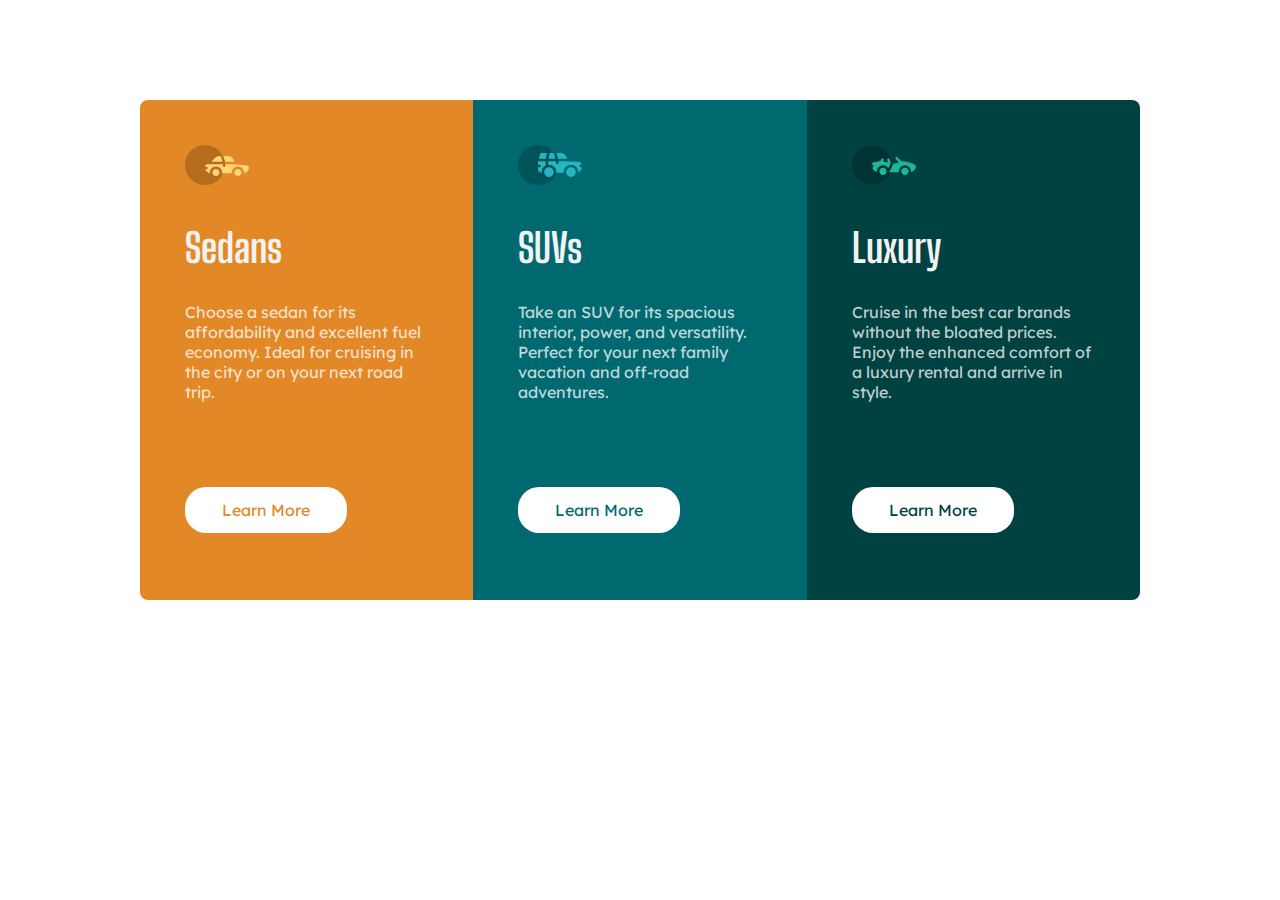
<file: index.html>
<!DOCTYPE html>
<html lang="en">
<head>
    <meta charset="UTF-8">
    <meta http-equiv="X-UA-Compatible" content="IE=edge">
    <meta name="viewport" content="width=device-width, initial-scale=1.0">
    <title>3-column preview card component</title>
    <link rel="icon" href="images/favicon-32x32.png" type="image/icon type">
    <!-- font -->
    <link rel="preconnect" href="https://fonts.googleapis.com">
    <link rel="preconnect" href="https://fonts.gstatic.com" crossorigin>
    <link href="https://fonts.googleapis.com/css2?family=Big+Shoulders+Display:wght@700&family=Lexend+Deca&display=swap"
     rel="stylesheet">
    <!-- font -->


     <link rel="stylesheet" href="css/style.css">
</head>
<body>
        <div class="cards">   
            <div class="card">

                <img src="images/icon-sedans.svg" alt="">
                <h2>Sedans</h2>
                <p>Choose a sedan for its affordability and excellent fuel economy. Ideal for cruising in the city 
                    or on your next road trip.</p>

                <a href="#">Learn More</a>
            </div>
            <div class="card">

                <img src="images/icon-suvs.svg" alt="">
                <h2>SUVs</h2>
                <p>Take an SUV for its spacious interior, power, and versatility. Perfect for your next family vacation 
                    and off-road adventures.</p>

                <a href="#">Learn More</a>
            </div>
            <div class="card">

                <img src="images/icon-luxury.svg" alt="">
                <h2>Luxury</h2>
                <p>Cruise in the best car brands without the bloated prices. Enjoy the enhanced comfort of a luxury 
                    rental and arrive in style.</p>

                <a href="#">Learn More</a>
            </div>
    </div>
</body>
</html>
</file>
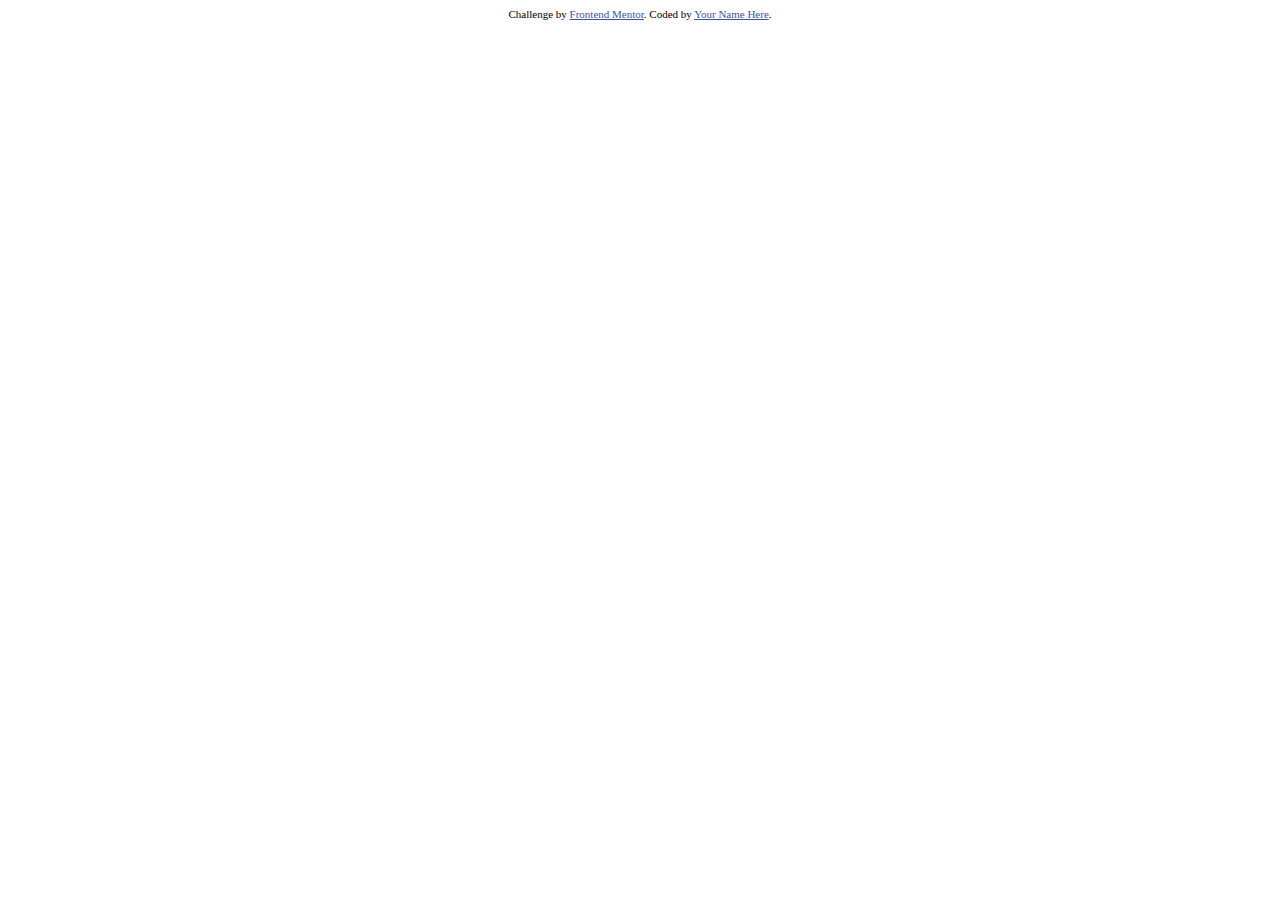
<file: 3-column-preview-card-component-main/index.html>
<!DOCTYPE html>
<html lang="en">
<head>
  <meta charset="UTF-8">
  <meta name="viewport" content="width=device-width, initial-scale=1.0"> <!-- displays site properly based on user's device -->

  <link rel="icon" type="image/png" sizes="32x32" href="./images/favicon-32x32.png">
  
  <title>Frontend Mentor | 3-column preview card component</title>

  <!-- Feel free to remove these styles or customise in your own stylesheet 👍 -->
  <style>
    .attribution { font-size: 11px; text-align: center; }
    .attribution a { color: hsl(228, 45%, 44%); }
  </style>
</head>
<body>
  
  
  

  
  

  
  
  
  <div class="attribution">
    Challenge by <a href="https://www.frontendmentor.io?ref=challenge" target="_blank">Frontend Mentor</a>. 
    Coded by <a href="#">Your Name Here</a>.
  </div>
</body>
</html>
</file>
<file: css/style.css>
* {
    box-sizing: border-box;
    margin: 0;
    padding: 0;
    position: relative;
    text-decoration: none;
}

body {
    --Brightorange: hsl(31, 77%, 52%);
    --DarkCyan: hsl(184, 100%, 22%);
    --VeryDarkCyan: hsl(179, 100%, 13%);
    --TransparentWhite: hsla(0, 0%, 100%, 0.75); /* (paragraphs)*/
    --VeryLightGray : hsl(0, 0%, 95%); /*(background, headings, buttons)*/
    --fontSize:16px;
    background: #fff;
    font-family: 'Big Shoulders Display', cursive;
    font-family: 'Lexend Deca', sans-serif;
    font-size: var( --fontSize);
}
.center-text {
    text-align: center;
}

.cards{
    display: grid;
    grid-template-columns: repeat(auto-fill, minmax(300px,1fr));
    margin: 100px auto 0;
    max-width: 1000px;
    height: 500px;

    color:#fff;   
}
.cards .card{
    /* background-color:#000; */
    background-color: var(--Brightorange);
    /* border-radius: 8px; */
      padding: 45px; 
}
.cards .card:first-child {
    background-color: var(--Brightorange);
    border-top-left-radius: 8px;

    border-bottom-left-radius: 8px;
}
 .cards .card:nth-child(2) {
    background-color: var( --DarkCyan);
}
 .cards .card:nth-child(3) {
    background-color: var( --VeryDarkCyan);
    border-top-right-radius: 8px;
    border-bottom-right-radius: 8px;
}

.cards .card img{
    margin-bottom: 35px;
   
}
.cards .card h2{
    font-size: 2.5em;
    margin-bottom: 30px;
    color: var( --VeryLightGray);
    font-family: 'Big Shoulders Display', cursive;
}
.cards .card p{
    color: var(--TransparentWhite);
    display: block;
    margin-bottom: 50px;
}
.cards .card a{
    display: inline-block;
    margin-top: 35px;
    background: #fff;
    padding: 13px 37px;
    border-radius: 21px;
    transition: .3s all ease-in-out;
    width: max-content;
    /* font-weight: 700; */
}
.cards .card:first-child a{
   color: var(--Brightorange);
}
.cards .card:nth-child(2) a{
    color: var( --DarkCyan);
 }
.cards .card:last-child a{
    color: var( --VeryDarkCyan);
 }
 .cards .card a:hover{
    background: transparent;
    color: var( --VeryLightGray);
    border: 2px solid  var( --VeryLightGray);
 }  
@media (max-width: 616px) {
    .cards{
        margin-bottom: 30px;
        height: auto;
    }
    .card {
        margin: 0 31px;
        display: flex;
        flex-direction: column;
    }
    .card  img{
     width: 100px;      
    }
    .cards .card:first-child {
        background-color: var(--Brightorange);
        border-top-left-radius: 8px;
        border-top-right-radius: 8px;
        border-bottom-left-radius: 0;
   
        border-bottom-right-radius: 0;
    }
   
     .cards .card:nth-child(3) {
        background-color: var( --VeryDarkCyan);
        border-bottom-left-radius: 8px;
        border-top-left-radius: 0;
        border-top-right-radius: 0;
        border-bottom-right-radius: 8px;
        margin-bottom: 30px;
    }
    .cards .card a{
        margin-top: 15px;
    }
}
</file>
